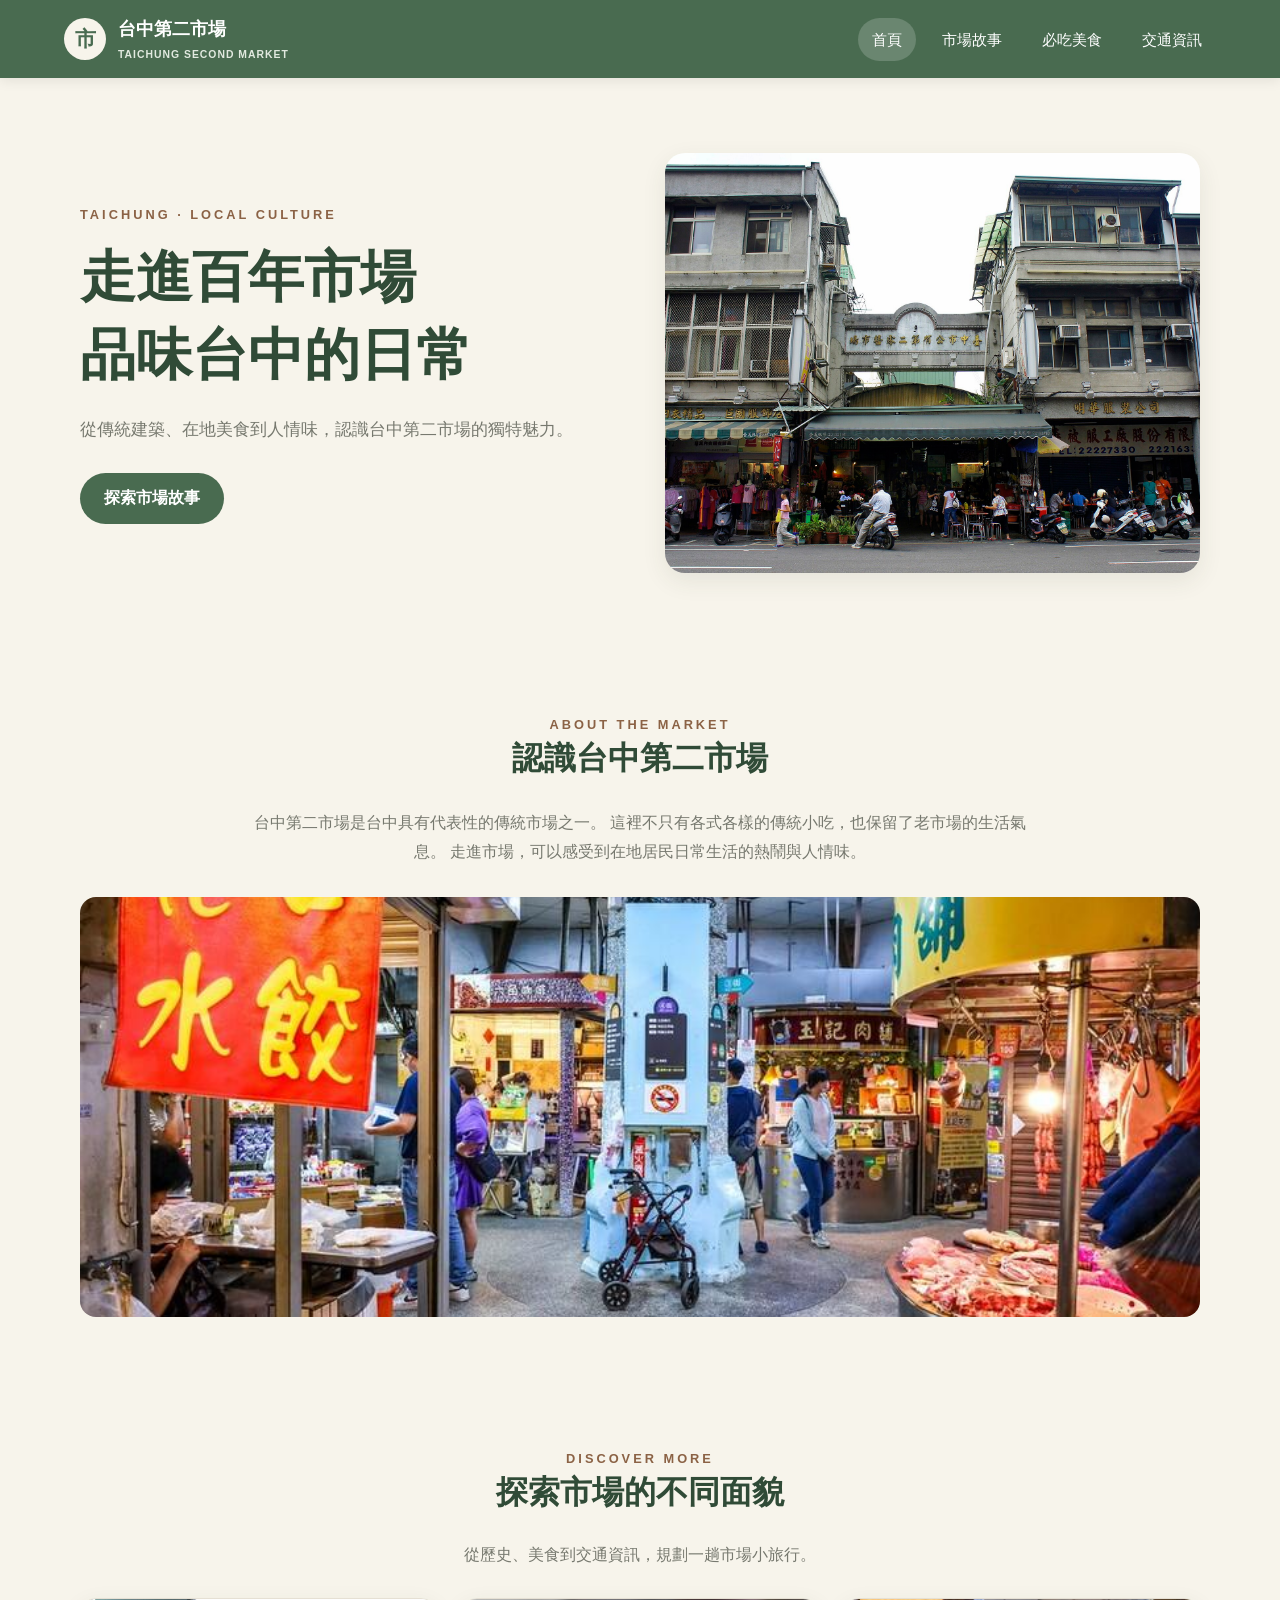
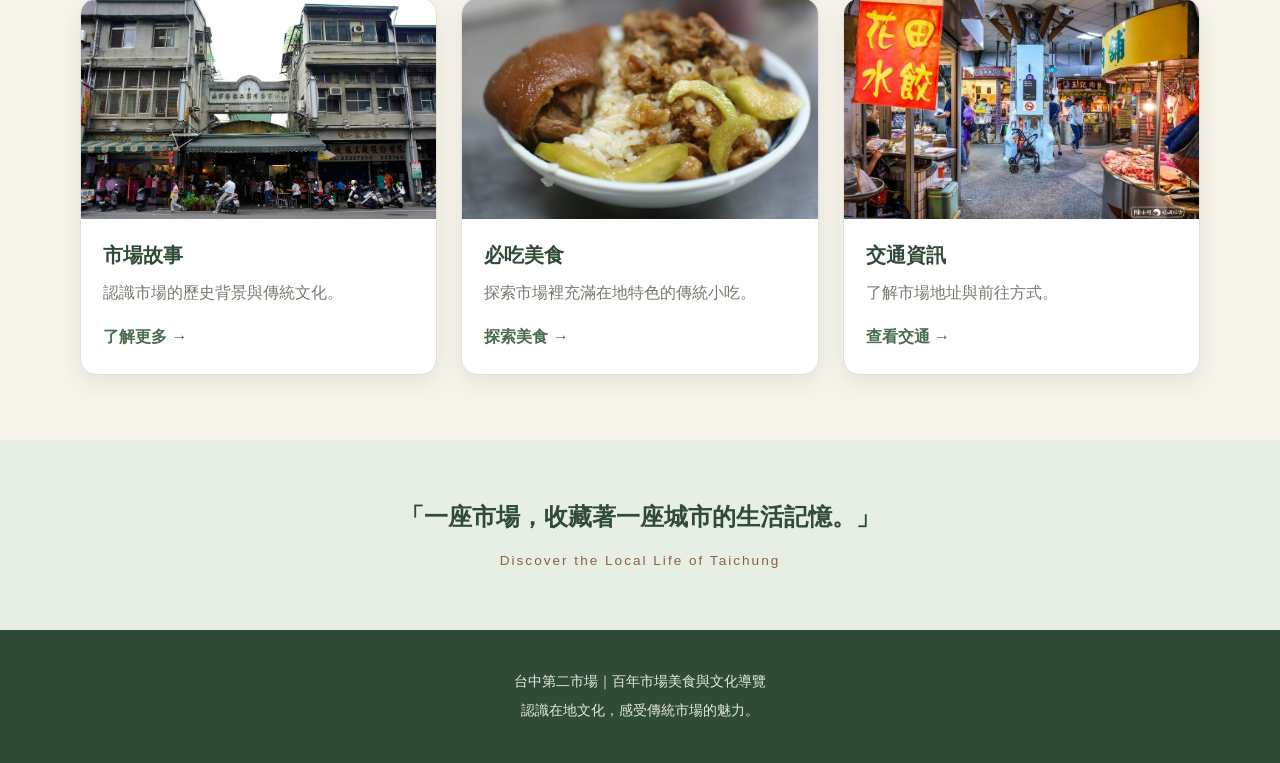
<file: index.html>
<!DOCTYPE html>
<html lang="zh-Hant">
<head>
    <meta charset="UTF-8">
    <meta name="viewport" content="width=device-width, initial-scale=1.0">

    <title>台中第二市場｜百年市場美食與文化導覽</title>
    <meta name="description" content="探索台中第二市場的百年歷史、傳統美食、在地文化與交通資訊。">
    <meta name="keywords" content="台中第二市場,台中美食,台中景點,第二市場小吃,台中旅遊">
    <meta name="author" content="台中第二市場導覽網站">
    <meta name="robots" content="index, follow">

    <meta property="og:title" content="台中第二市場｜百年市場美食與文化導覽">
    <meta property="og:description" content="走進台中第二市場，探索傳統市場的歷史與美食。">
    <meta property="og:type" content="website">

    <link rel="stylesheet" href="css/base.css">
    <link rel="stylesheet" href="css/layout.css">
    <link rel="stylesheet" href="css/components.css">
    <link rel="stylesheet" href="css/responsive.css">
</head>

<body>

<header class="site-header">
    <a href="index.html" class="brand">
        <span class="brand-mark">市</span>
        <span>
            台中第二市場
            <small>TAICHUNG SECOND MARKET</small>
        </span>
    </a>

    <button class="menu-toggle" aria-label="開啟選單" aria-expanded="false">
        ☰
    </button>

    <nav class="main-nav">
        <a href="index.html" class="active">首頁</a>
        <a href="history.html">市場故事</a>
        <a href="food.html">必吃美食</a>
        <a href="visit.html">交通資訊</a>
    </nav>
</header>

<main>
    <section class="hero">
        <div class="hero-content">
            <p class="eyebrow">TAICHUNG · LOCAL CULTURE</p>
            <h1>走進百年市場<br>品味台中的日常</h1>
            <p>從傳統建築、在地美食到人情味，認識台中第二市場的獨特魅力。</p>
            <a href="history.html" class="button">探索市場故事</a>
        </div>

        <div class="hero-image">
            <img src="images/market.jpg" alt="台中第二市場外觀">
        </div>
    </section>

    <section class="intro section">
        <div class="section-heading">
            <p class="eyebrow">ABOUT THE MARKET</p>
            <h2>認識台中第二市場</h2>
        </div>

        <p>
            台中第二市場是台中具有代表性的傳統市場之一。
            這裡不只有各式各樣的傳統小吃，也保留了老市場的生活氣息。
            走進市場，可以感受到在地居民日常生活的熱鬧與人情味。
        </p>

        <img class="intro-image" src="images/inside.jpg" alt="台中第二市場內部與攤販環境">
    </section>

    <section class="section">
        <div class="section-heading">
            <p class="eyebrow">DISCOVER MORE</p>
            <h2>探索市場的不同面貌</h2>
            <p>從歷史、美食到交通資訊，規劃一趟市場小旅行。</p>
        </div>

        <div class="card-grid">
            <article class="info-card">
                <img src="images/market.jpg" alt="台中第二市場建築外觀">
                <div class="card-content">
                    <h3>市場故事</h3>
                    <p>認識市場的歷史背景與傳統文化。</p>
                    <a href="history.html">了解更多 →</a>
                </div>
            </article>

            <article class="info-card">
                <img src="images/food1.jpg" alt="傳統滷肉飯">
                <div class="card-content">
                    <h3>必吃美食</h3>
                    <p>探索市場裡充滿在地特色的傳統小吃。</p>
                    <a href="food.html">探索美食 →</a>
                </div>
            </article>

            <article class="info-card">
                <img src="images/inside.jpg" alt="市場內部環境">
                <div class="card-content">
                    <h3>交通資訊</h3>
                    <p>了解市場地址與前往方式。</p>
                    <a href="visit.html">查看交通 →</a>
                </div>
            </article>
        </div>
    </section>

    <section class="quote-section">
        <p>「一座市場，收藏著一座城市的生活記憶。」</p>
        <span>Discover the Local Life of Taichung</span>
    </section>
</main>

<footer class="site-footer">
    <p>台中第二市場｜百年市場美食與文化導覽</p>
    <p>認識在地文化，感受傳統市場的魅力。</p>
</footer>

<script src="js/main.js"></script>
</body>
</html>
</file>
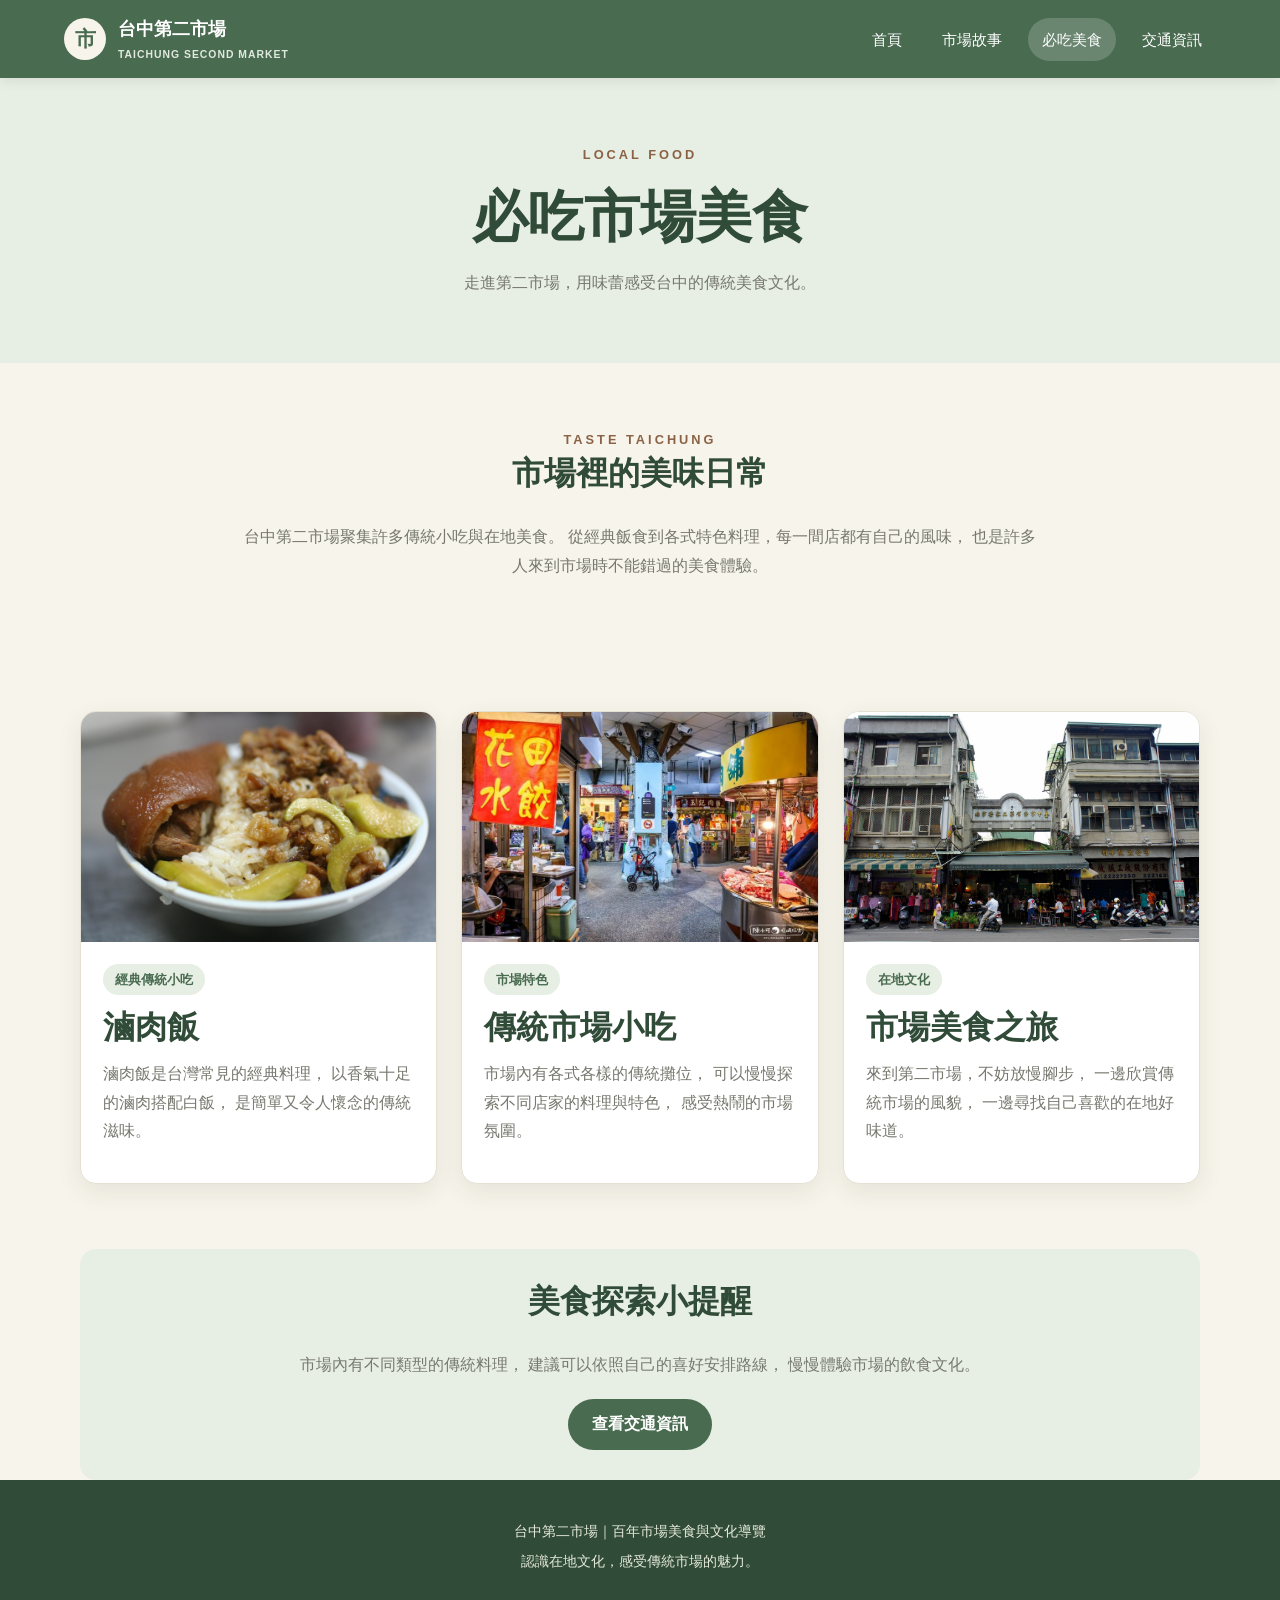
<file: food.html>
<!DOCTYPE html>
<html lang="zh-Hant">
<head>
    <meta charset="UTF-8">
    <meta name="viewport" content="width=device-width, initial-scale=1.0">

    <title>必吃美食｜台中第二市場</title>
    <meta name="description" content="探索台中第二市場的傳統美食，認識滷肉飯與在地小吃的魅力。">
    <meta name="keywords" content="台中第二市場美食,台中滷肉飯,台中小吃,傳統市場美食">
    <meta name="robots" content="index, follow">

    <link rel="stylesheet" href="css/base.css">
    <link rel="stylesheet" href="css/layout.css">
    <link rel="stylesheet" href="css/components.css">
    <link rel="stylesheet" href="css/responsive.css">
</head>

<body>

<header class="site-header">
    <a href="index.html" class="brand">
        <span class="brand-mark">市</span>
        <span>
            台中第二市場
            <small>TAICHUNG SECOND MARKET</small>
        </span>
    </a>

    <button class="menu-toggle" aria-label="開啟選單" aria-expanded="false">
        ☰
    </button>

    <nav class="main-nav">
        <a href="index.html">首頁</a>
        <a href="history.html">市場故事</a>
        <a href="food.html" class="active">必吃美食</a>
        <a href="visit.html">交通資訊</a>
    </nav>
</header>

<main>
    <section class="page-banner">
        <p class="eyebrow">LOCAL FOOD</p>
        <h1>必吃市場美食</h1>
        <p>走進第二市場，用味蕾感受台中的傳統美食文化。</p>
    </section>

    <section class="food-intro section">
        <div class="section-heading">
            <p class="eyebrow">TASTE TAICHUNG</p>
            <h2>市場裡的美味日常</h2>
        </div>

        <p>
            台中第二市場聚集許多傳統小吃與在地美食。
            從經典飯食到各式特色料理，每一間店都有自己的風味，
            也是許多人來到市場時不能錯過的美食體驗。
        </p>
    </section>

    <section class="section">
        <div class="food-grid">

            <article class="food-card">
                <img src="images/food1.jpg" alt="台灣傳統滷肉飯">
                <div class="card-content">
                    <span class="food-tag">經典傳統小吃</span>
                    <h2>滷肉飯</h2>
                    <p>
                        滷肉飯是台灣常見的經典料理，
                        以香氣十足的滷肉搭配白飯，
                        是簡單又令人懷念的傳統滋味。
                    </p>
                </div>
            </article>

            <article class="food-card">
                <img src="images/inside.jpg" alt="台中第二市場內部攤販">
                <div class="card-content">
                    <span class="food-tag">市場特色</span>
                    <h2>傳統市場小吃</h2>
                    <p>
                        市場內有各式各樣的傳統攤位，
                        可以慢慢探索不同店家的料理與特色，
                        感受熱鬧的市場氛圍。
                    </p>
                </div>
            </article>

            <article class="food-card">
                <img src="images/market.jpg" alt="台中第二市場外觀">
                <div class="card-content">
                    <span class="food-tag">在地文化</span>
                    <h2>市場美食之旅</h2>
                    <p>
                        來到第二市場，不妨放慢腳步，
                        一邊欣賞傳統市場的風貌，
                        一邊尋找自己喜歡的在地好味道。
                    </p>
                </div>
            </article>

        </div>
    </section>

    <section class="notice section">
        <h2>美食探索小提醒</h2>
        <p>
            市場內有不同類型的傳統料理，
            建議可以依照自己的喜好安排路線，
            慢慢體驗市場的飲食文化。
        </p>
        <a href="visit.html" class="button">查看交通資訊</a>
    </section>
</main>

<footer class="site-footer">
    <p>台中第二市場｜百年市場美食與文化導覽</p>
    <p>認識在地文化，感受傳統市場的魅力。</p>
</footer>

<script src="js/main.js"></script>
</body>
</html>
</file>
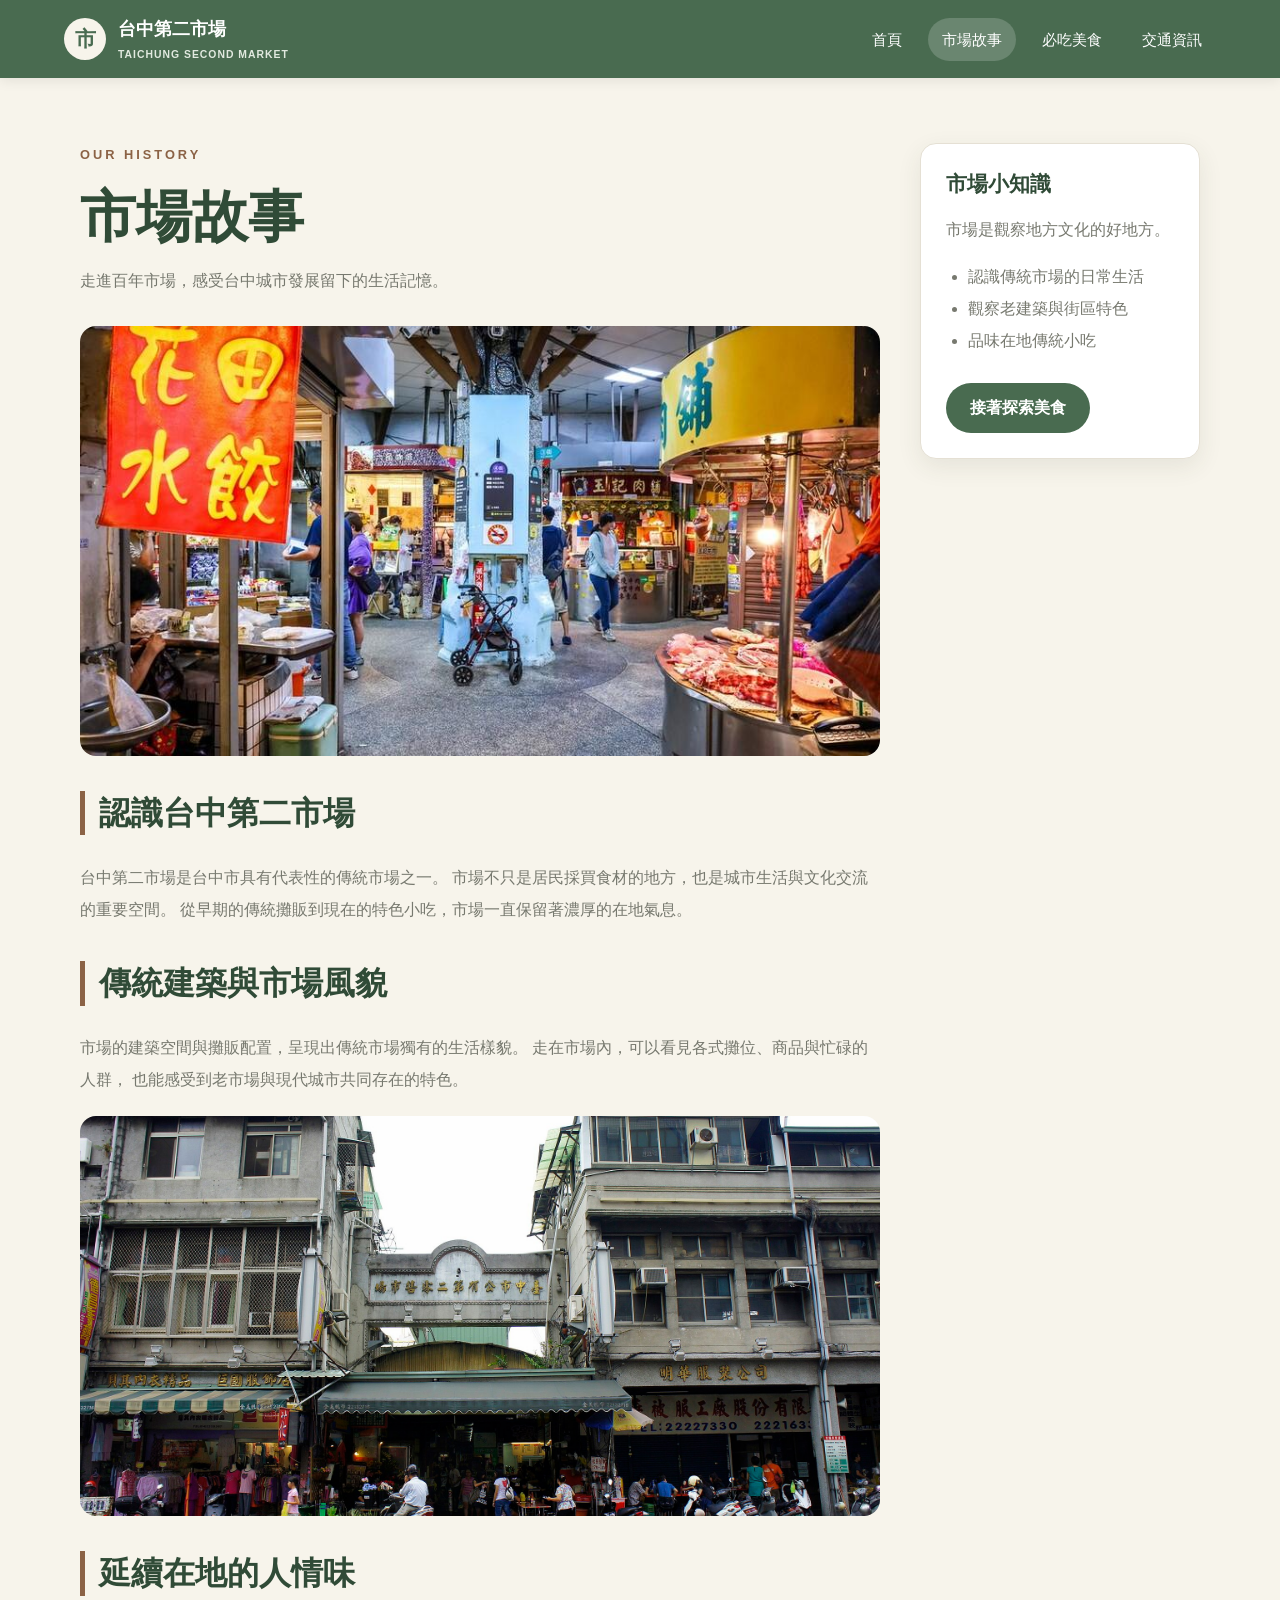
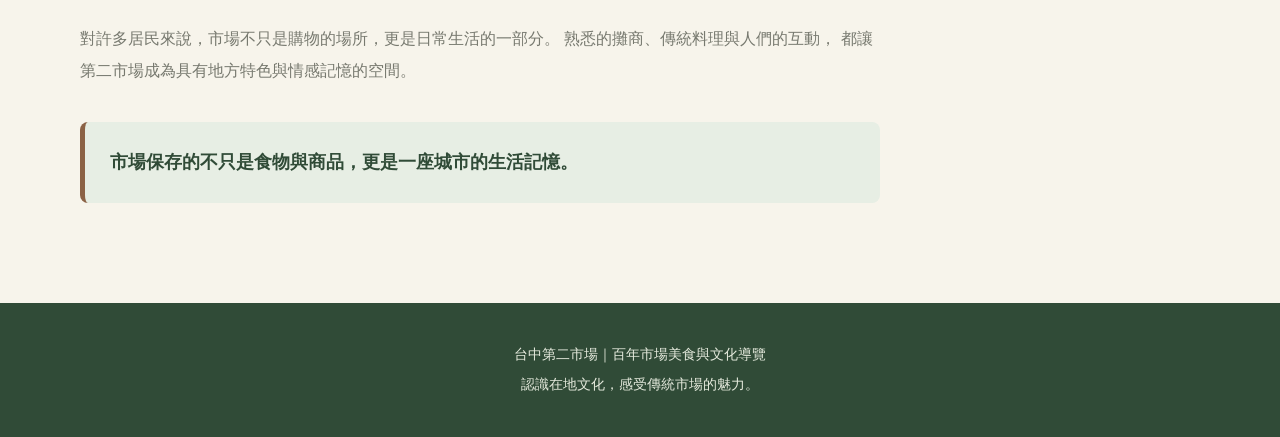
<file: history.html>
<!DOCTYPE html>
<html lang="zh-Hant">
<head>
    <meta charset="UTF-8">
    <meta name="viewport" content="width=device-width, initial-scale=1.0">
    <title>市場故事｜台中第二市場</title>
    <meta name="description" content="認識台中第二市場的歷史發展、建築特色與在地文化。">
    <meta name="keywords" content="台中第二市場,市場歷史,台中傳統市場,台中景點">
    <meta name="robots" content="index, follow">

    <link rel="stylesheet" href="css/base.css">
    <link rel="stylesheet" href="css/layout.css">
    <link rel="stylesheet" href="css/components.css">
    <link rel="stylesheet" href="css/responsive.css">
</head>

<body>

<header class="site-header">
    <a href="index.html" class="brand">
        <span class="brand-mark">市</span>
        <span>台中第二市場<small>TAICHUNG SECOND MARKET</small></span>
    </a>

    <button class="menu-toggle" aria-label="開啟選單" aria-expanded="false">☰</button>

    <nav class="main-nav">
        <a href="index.html">首頁</a>
        <a href="history.html" class="active">市場故事</a>
        <a href="food.html">必吃美食</a>
        <a href="visit.html">交通資訊</a>
    </nav>
</header>

<main class="page-layout">
    <article class="page-content">
        <div class="page-heading">
            <p class="eyebrow">OUR HISTORY</p>
            <h1>市場故事</h1>
            <p>走進百年市場，感受台中城市發展留下的生活記憶。</p>
        </div>

        <img class="page-image" src="images/inside.jpg" alt="台中第二市場內部環境">

        <section class="content-section">
            <h2>認識台中第二市場</h2>
            <p>
                台中第二市場是台中市具有代表性的傳統市場之一。
                市場不只是居民採買食材的地方，也是城市生活與文化交流的重要空間。
                從早期的傳統攤販到現在的特色小吃，市場一直保留著濃厚的在地氣息。
            </p>
        </section>

        <section class="content-section">
            <h2>傳統建築與市場風貌</h2>
            <p>
                市場的建築空間與攤販配置，呈現出傳統市場獨有的生活樣貌。
                走在市場內，可以看見各式攤位、商品與忙碌的人群，
                也能感受到老市場與現代城市共同存在的特色。
            </p>
            <img class="content-image" src="images/market.jpg" alt="台中第二市場外觀">
        </section>

        <section class="content-section">
            <h2>延續在地的人情味</h2>
            <p>
                對許多居民來說，市場不只是購物的場所，更是日常生活的一部分。
                熟悉的攤商、傳統料理與人們的互動，
                都讓第二市場成為具有地方特色與情感記憶的空間。
            </p>
        </section>

        <blockquote class="quote-box">
            市場保存的不只是食物與商品，更是一座城市的生活記憶。
        </blockquote>
    </article>

    <aside class="sidebar">
        <h2>市場小知識</h2>
        <p>市場是觀察地方文化的好地方。</p>
        <ul>
            <li>認識傳統市場的日常生活</li>
            <li>觀察老建築與街區特色</li>
            <li>品味在地傳統小吃</li>
        </ul>
        <a href="food.html" class="button">接著探索美食</a>
    </aside>
</main>

<footer class="site-footer">
    <p>台中第二市場｜百年市場美食與文化導覽</p>
    <p>認識在地文化，感受傳統市場的魅力。</p>
</footer>

<script src="js/main.js"></script>
</body>
</html>
</file>
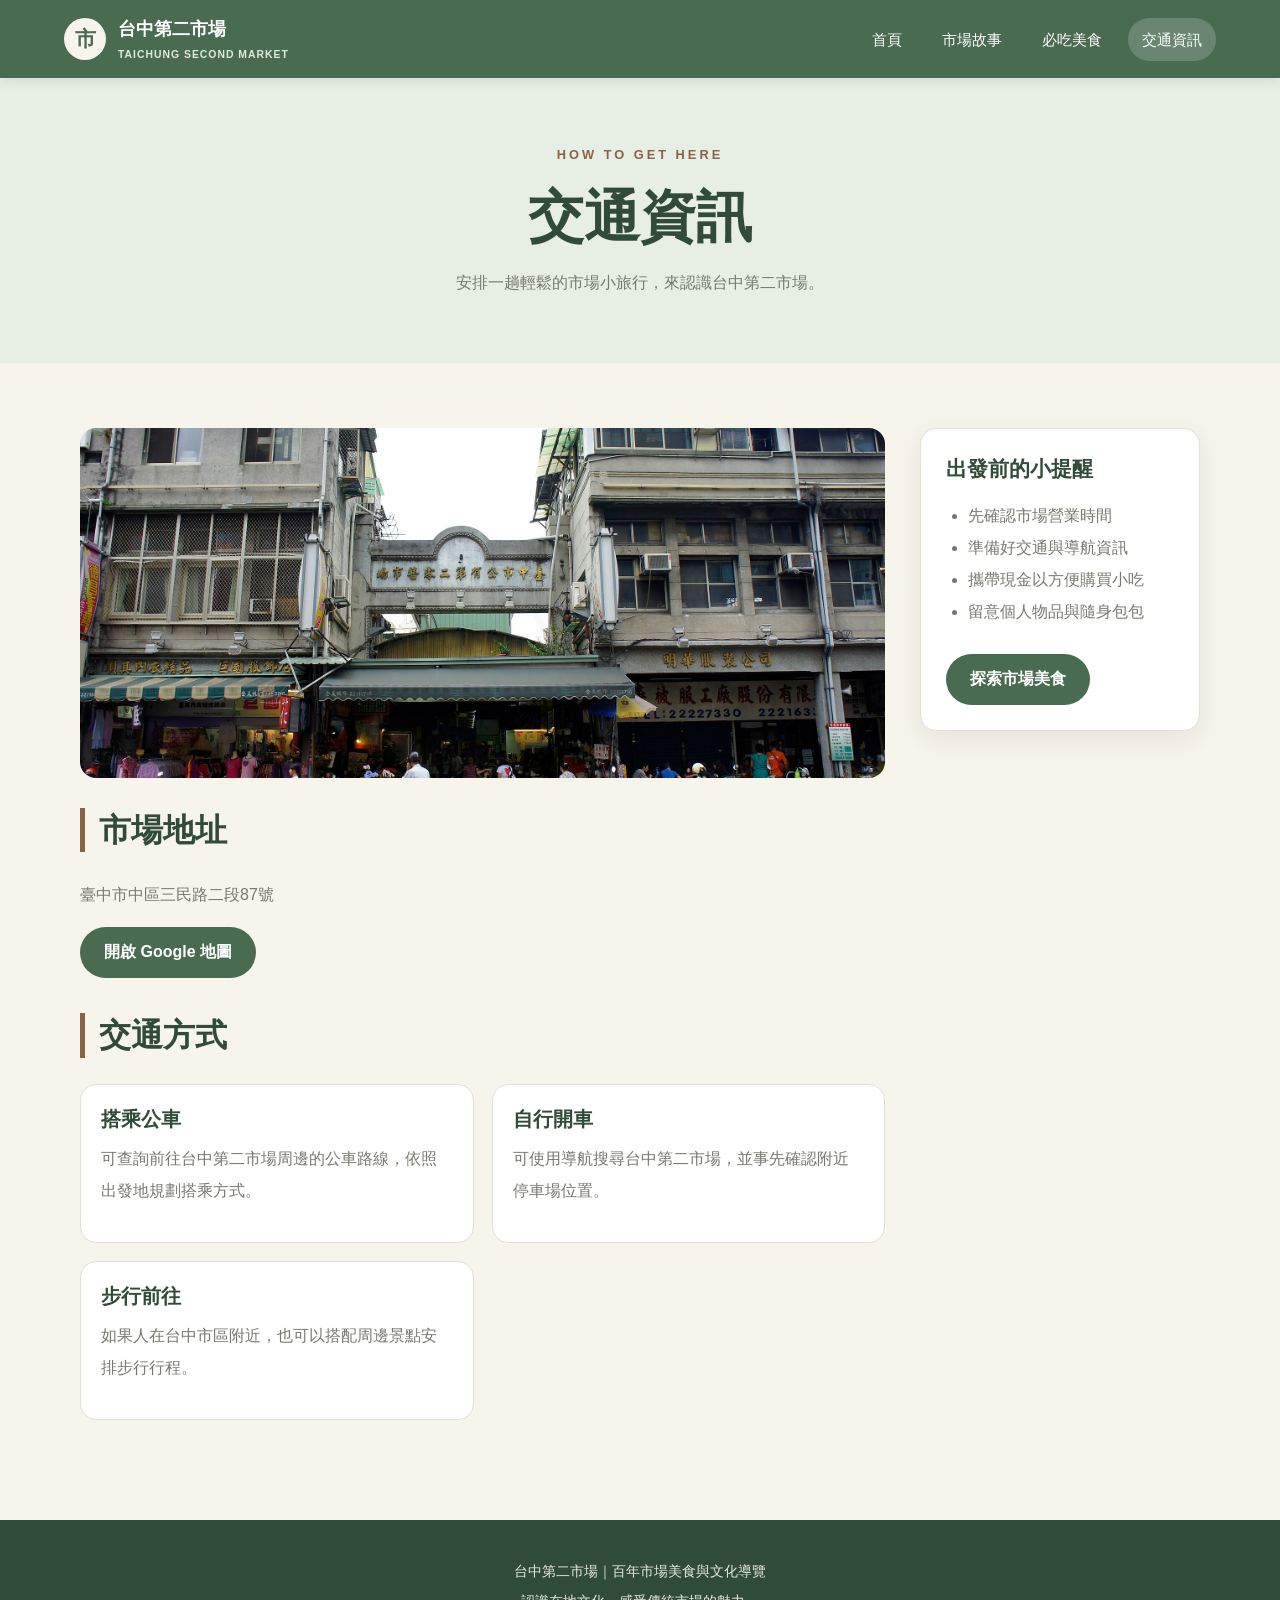
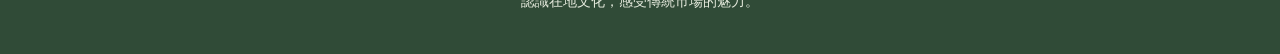
<file: visit.html>
<!DOCTYPE html>
<html lang="zh-Hant">
<head>
    <meta charset="UTF-8">
    <meta name="viewport" content="width=device-width, initial-scale=1.0">

    <title>交通資訊｜台中第二市場</title>
    <meta name="description" content="查看台中第二市場的地址、交通方式與周邊資訊，規劃方便的市場小旅行。">
    <meta name="keywords" content="台中第二市場地址,台中第二市場交通,台中景點交通">
    <meta name="robots" content="index, follow">

    <link rel="stylesheet" href="css/base.css">
    <link rel="stylesheet" href="css/layout.css">
    <link rel="stylesheet" href="css/components.css">
    <link rel="stylesheet" href="css/responsive.css">
</head>

<body>

<header class="site-header">
    <a href="index.html" class="brand">
        <span class="brand-mark">市</span>
        <span>
            台中第二市場
            <small>TAICHUNG SECOND MARKET</small>
        </span>
    </a>

    <button class="menu-toggle" aria-label="開啟選單" aria-expanded="false">
        ☰
    </button>

    <nav class="main-nav">
        <a href="index.html">首頁</a>
        <a href="history.html">市場故事</a>
        <a href="food.html">必吃美食</a>
        <a href="visit.html" class="active">交通資訊</a>
    </nav>
</header>

<main>
    <section class="page-banner">
        <p class="eyebrow">HOW TO GET HERE</p>
        <h1>交通資訊</h1>
        <p>安排一趟輕鬆的市場小旅行，來認識台中第二市場。</p>
    </section>

    <section class="section visit-layout">

        <div class="visit-main">
            <img class="visit-image" src="images/market.jpg" alt="台中第二市場建築外觀">

            <div class="content-section">
                <h2>市場地址</h2>
                <p>臺中市中區三民路二段87號</p>
                <a
                    class="button"
                    href="https://www.google.com/maps/search/?api=1&query=台中第二市場"
                    target="_blank"
                    rel="noopener noreferrer"
                >
                    開啟 Google 地圖
                </a>
            </div>

            <div class="content-section">
                <h2>交通方式</h2>

                <div class="info-grid">
                    <article class="info-card">
                        <div class="card-content">
                            <h3>搭乘公車</h3>
                            <p>可查詢前往台中第二市場周邊的公車路線，依照出發地規劃搭乘方式。</p>
                        </div>
                    </article>

                    <article class="info-card">
                        <div class="card-content">
                            <h3>自行開車</h3>
                            <p>可使用導航搜尋台中第二市場，並事先確認附近停車場位置。</p>
                        </div>
                    </article>

                    <article class="info-card">
                        <div class="card-content">
                            <h3>步行前往</h3>
                            <p>如果人在台中市區附近，也可以搭配周邊景點安排步行行程。</p>
                        </div>
                    </article>
                </div>
            </div>
        </div>

        <aside class="sidebar">
            <h2>出發前的小提醒</h2>
            <ul class="check-list">
                <li>先確認市場營業時間</li>
                <li>準備好交通與導航資訊</li>
                <li>攜帶現金以方便購買小吃</li>
                <li>留意個人物品與隨身包包</li>
            </ul>

            <a href="food.html" class="button">探索市場美食</a>
        </aside>

    </section>
</main>

<footer class="site-footer">
    <p>台中第二市場｜百年市場美食與文化導覽</p>
    <p>認識在地文化，感受傳統市場的魅力。</p>
</footer>

<script src="js/main.js"></script>
</body>
</html>
</file>
<file: css/base.css>
/* ==============================
   台中第二市場｜基本樣式
============================== */

:root {
    --color-green: #496b50;
    --color-dark-green: #304b37;
    --color-light-green: #e7eee4;
    --color-cream: #f7f4eb;
    --color-white: #ffffff;
    --color-brown: #8b6245;
    --color-text: #3d4038;
    --color-muted: #77796f;
    --color-border: #e5e0d4;

    --font-main: "Noto Sans TC", "Microsoft JhengHei", sans-serif;

    --shadow: 0 8px 24px rgba(53, 65, 48, 0.09);
    --radius: 16px;
}

* {
    box-sizing: border-box;
}

html {
    scroll-behavior: smooth;
}

body {
    margin: 0;
    background-color: var(--color-cream);
    color: var(--color-text);
    font-family: var(--font-main);
    font-size: 16px;
    line-height: 1.8;
}

img {
    display: block;
    max-width: 100%;
    height: auto;
}

a {
    color: var(--color-green);
    text-decoration: none;
}

a:hover {
    color: var(--color-brown);
}

button {
    font: inherit;
}

h1,
h2,
h3,
p {
    margin-top: 0;
}

h1,
h2,
h3 {
    color: var(--color-dark-green);
    line-height: 1.4;
}

h1 {
    font-size: clamp(2rem, 5vw, 3.5rem);
}

h2 {
    font-size: clamp(1.5rem, 3vw, 2rem);
}

h3 {
    font-size: 1.25rem;
}

p {
    color: var(--color-muted);
}

section {
    width: 100%;
}

.button {
    display: inline-block;
    padding: 11px 24px;
    background-color: var(--color-green);
    color: var(--color-white);
    border-radius: 30px;
    font-weight: 600;
    transition: 0.25s ease;
}

.button:hover {
    background-color: var(--color-dark-green);
    color: var(--color-white);
    transform: translateY(-2px);
}

.eyebrow {
    margin-bottom: 12px;
    color: var(--color-brown);
    font-size: 0.8rem;
    font-weight: 700;
    letter-spacing: 3px;
}

.section {
    width: min(1120px, 90%);
    margin: 0 auto;
    padding-top: 65px;
    padding-bottom: 65px;
}

.section-heading {
    margin-bottom: 28px;
    text-align: center;
}

.section-heading p {
    margin-bottom: 0;
}

.site-footer {
    padding: 35px 20px;
    background-color: var(--color-dark-green);
    color: var(--color-white);
    text-align: center;
}

.site-footer p {
    margin: 4px 0;
    color: #e5eadd;
    font-size: 0.9rem;
}
</file>
<file: css/layout.css>
/* ==============================
   台中第二市場｜主要版面配置
============================== */

/* 導覽列 */
.site-header {
    position: sticky;
    top: 0;
    z-index: 100;
    display: flex;
    align-items: center;
    justify-content: space-between;
    gap: 24px;
    padding: 14px 5%;
    background-color: var(--color-green);
    box-shadow: 0 3px 12px rgba(0, 0, 0, 0.08);
}

.brand {
    display: flex;
    align-items: center;
    gap: 12px;
    color: var(--color-white);
    font-size: 1.1rem;
    font-weight: 700;
}

.brand:hover {
    color: var(--color-white);
}

.brand small {
    display: block;
    color: #e1e9df;
    font-size: 0.65rem;
    letter-spacing: 1px;
}

.brand-mark {
    display: grid;
    width: 42px;
    height: 42px;
    place-items: center;
    border-radius: 50%;
    background-color: var(--color-cream);
    color: var(--color-green);
    font-size: 1.3rem;
}

.main-nav {
    display: flex;
    align-items: center;
    gap: 12px;
}

.main-nav a {
    padding: 8px 14px;
    border-radius: 24px;
    color: var(--color-white);
    font-size: 0.95rem;
    transition: 0.25s ease;
}

.main-nav a:hover,
.main-nav a.active {
    background-color: rgba(255, 255, 255, 0.18);
    color: var(--color-white);
}

.menu-toggle {
    display: none;
    border: 0;
    background: transparent;
    color: var(--color-white);
    font-size: 1.7rem;
    cursor: pointer;
}

/* 首頁主視覺 */
.hero {
    display: grid;
    grid-template-columns: 1fr 1fr;
    align-items: center;
    gap: 50px;
    width: min(1120px, 90%);
    margin: 0 auto;
    padding: 75px 0;
}

.hero-content h1 {
    margin-bottom: 20px;
}

.hero-content > p:not(.eyebrow) {
    margin-bottom: 28px;
    font-size: 1.05rem;
}

.hero-image img {
    width: 100%;
    height: 420px;
    object-fit: cover;
    border-radius: 20px;
    box-shadow: var(--shadow);
}

/* 首頁介紹 */
.intro {
    text-align: center;
}

.intro > p {
    max-width: 800px;
    margin: 0 auto 30px;
}

.intro-image {
    width: 100%;
    max-height: 420px;
    object-fit: cover;
    border-radius: var(--radius);
}

/* 卡片排列 */
.card-grid {
    display: grid;
    grid-template-columns: repeat(3, 1fr);
    gap: 24px;
}

.info-card,
.food-card {
    overflow: hidden;
    border: 1px solid var(--color-border);
    border-radius: var(--radius);
    background-color: var(--color-white);
    box-shadow: var(--shadow);
}

.info-card img {
    width: 100%;
    height: 220px;
    object-fit: cover;
}

.card-content {
    padding: 22px;
}

.card-content h2,
.card-content h3 {
    margin-bottom: 10px;
}

.card-content p {
    margin-bottom: 15px;
}

.card-content a {
    font-weight: 700;
}

/* 引言區塊 */
.quote-section {
    padding: 55px 20px;
    background-color: var(--color-light-green);
    text-align: center;
}

.quote-section p {
    margin-bottom: 8px;
    color: var(--color-dark-green);
    font-size: 1.5rem;
    font-weight: 700;
}

.quote-section span {
    color: var(--color-brown);
    font-size: 0.85rem;
    letter-spacing: 2px;
}

/* 內頁標題 */
.page-banner {
    padding: 65px 20px;
    background-color: var(--color-light-green);
    text-align: center;
}

.page-banner h1 {
    margin-bottom: 12px;
}

.page-banner p:last-child {
    margin-bottom: 0;
}

/* 內頁雙欄排版 */
.page-layout {
    display: grid;
    grid-template-columns: minmax(0, 1fr) 280px;
    align-items: start;
    gap: 40px;
    width: min(1120px, 90%);
    margin: 0 auto;
    padding: 65px 0;
}

.page-content {
    min-width: 0;
}

.page-heading {
    margin-bottom: 30px;
}

.page-heading h1 {
    margin-bottom: 10px;
}

.page-image {
    width: 100%;
    max-height: 430px;
    margin-bottom: 35px;
    object-fit: cover;
    border-radius: var(--radius);
}

.content-section {
    margin-bottom: 35px;
}

.content-section h2 {
    padding-left: 14px;
    border-left: 5px solid var(--color-brown);
}

.content-section p {
    line-height: 2;
}

.content-image {
    width: 100%;
    max-height: 400px;
    margin-top: 20px;
    object-fit: cover;
    border-radius: var(--radius);
}

/* 側邊欄 */
.sidebar {
    padding: 25px;
    border: 1px solid var(--color-border);
    border-radius: var(--radius);
    background-color: var(--color-white);
    box-shadow: var(--shadow);
}

.sidebar h2 {
    font-size: 1.3rem;
}

.sidebar ul {
    padding-left: 22px;
    color: var(--color-muted);
    line-height: 2;
}

.sidebar .button {
    margin-top: 10px;
}

/* 引言框 */
.quote-box {
    margin: 35px 0;
    padding: 25px;
    border-left: 5px solid var(--color-brown);
    border-radius: 8px;
    background-color: var(--color-light-green);
    color: var(--color-dark-green);
    font-size: 1.1rem;
    font-weight: 600;
}

/* 美食頁 */
.food-intro {
    text-align: center;
}

.food-intro > p {
    max-width: 800px;
    margin: 0 auto;
}

.food-grid {
    display: grid;
    grid-template-columns: repeat(3, 1fr);
    gap: 24px;
}

.food-card img {
    width: 100%;
    height: 230px;
    object-fit: cover;
}

.food-tag {
    display: inline-block;
    margin-bottom: 10px;
    padding: 4px 12px;
    border-radius: 20px;
    background-color: var(--color-light-green);
    color: var(--color-green);
    font-size: 0.8rem;
    font-weight: 700;
}

.notice {
    padding: 30px;
    border-radius: var(--radius);
    background-color: var(--color-light-green);
    text-align: center;
}

.notice p {
    max-width: 700px;
    margin: 0 auto 20px;
}

/* 交通資訊頁 */
.visit-layout {
    display: grid;
    grid-template-columns: minmax(0, 1fr) 280px;
    align-items: start;
    gap: 35px;
}

.visit-main {
    min-width: 0;
}

.visit-image {
    width: 100%;
    height: 350px;
    margin-bottom: 30px;
    object-fit: cover;
    border-radius: var(--radius);
}

.info-grid {
    display: grid;
    grid-template-columns: repeat(2, 1fr);
    gap: 18px;
}

.info-grid .info-card {
    box-shadow: none;
}

.info-grid .card-content {
    padding: 20px;
}

.check-list {
    padding-left: 22px;
    color: var(--color-muted);
    line-height: 2.2;
}
</file>
<file: css/components.css>
/* ==============================
   台中第二市場｜互動與元件效果
============================== */

/* 卡片效果 */
.info-card,
.food-card {
    transition: transform 0.3s ease, box-shadow 0.3s ease;
}

.info-card:hover,
.food-card:hover {
    transform: translateY(-7px);
    box-shadow: 0 14px 30px rgba(53, 65, 48, 0.16);
}

/* 卡片圖片效果 */
.info-card img,
.food-card img {
    transition: transform 0.4s ease;
}

.info-card:hover img,
.food-card:hover img {
    transform: scale(1.03);
}

/* 按鈕效果 */
.button {
    transition: background-color 0.25s ease, transform 0.25s ease;
}

/* 導覽列效果 */
.main-nav a {
    transition: background-color 0.25s ease, color 0.25s ease;
}

/* 一般連結效果 */
.card-content a {
    transition: color 0.25s ease;
}

.card-content a:hover {
    color: var(--color-brown);
}

/* 圖片基本設定 */
img {
    max-width: 100%;
    height: auto;
    display: block;
}

/* 鍵盤操作時的焦點提示 */
a:focus-visible,
button:focus-visible {
    outline: 3px solid var(--color-brown);
    outline-offset: 4px;
}

/* 讓圖片載入時不超出卡片 */
.info-card,
.food-card {
    overflow: hidden;
}
</file>
<file: css/responsive.css>
/* ==============================
   台中第二市場｜RWD 響應式設計
============================== */

/* 平板尺寸 */
@media (max-width: 900px) {

    .site-header {
        padding: 14px 4%;
    }

    .main-nav {
        gap: 4px;
    }

    .main-nav a {
        padding: 8px 10px;
        font-size: 0.9rem;
    }

    .hero {
        gap: 25px;
    }

    .hero-image img {
        height: 350px;
    }

    .card-grid,
    .food-grid {
        grid-template-columns: repeat(2, 1fr);
    }

    .page-layout,
    .visit-layout {
        grid-template-columns: minmax(0, 1fr) 240px;
        gap: 25px;
    }
}

/* 手機尺寸 */
@media (max-width: 650px) {

    body {
        font-size: 15px;
    }

    /* 手機導覽列 */
    .site-header {
        position: sticky;
        padding: 12px 5%;
    }

    .brand {
        font-size: 1rem;
    }

    .brand-mark {
        width: 38px;
        height: 38px;
    }

    .menu-toggle {
        display: block;
    }

    .main-nav {
        position: absolute;
        top: 100%;
        left: 0;
        right: 0;
        display: none;
        flex-direction: column;
        align-items: stretch;
        gap: 0;
        padding: 10px 5% 18px;
        background-color: var(--color-green);
    }

    .main-nav.open {
        display: flex;
    }

    .main-nav a {
        padding: 12px 15px;
        border-radius: 8px;
    }

    /* 首頁主視覺 */
    .hero {
        grid-template-columns: 1fr;
        gap: 28px;
        padding: 45px 0;
    }

    .hero-content h1 {
        font-size: 2.2rem;
    }

    .hero-image img {
        height: 260px;
    }

    /* 內容區塊 */
    .section {
        padding-top: 45px;
        padding-bottom: 45px;
    }

    .intro-image {
        max-height: 280px;
    }

    .card-grid,
    .food-grid {
        grid-template-columns: 1fr;
        gap: 20px;
    }

    .info-card img,
    .food-card img {
        height: 230px;
    }

    /* 內頁 */
    .page-banner {
        padding: 45px 18px;
    }

    .page-layout,
    .visit-layout {
        grid-template-columns: 1fr;
        gap: 25px;
        padding: 40px 0;
    }

    .page-image {
        max-height: 280px;
    }

    .sidebar {
        padding: 22px;
    }

    .content-image {
        max-height: 280px;
    }

    /* 美食頁 */
    .food-intro {
        padding-top: 40px;
        padding-bottom: 30px;
    }

    /* 交通頁 */
    .visit-image {
        height: 250px;
    }

    .info-grid {
        grid-template-columns: 1fr;
    }

    /* 頁尾 */
    .site-footer {
        padding: 28px 18px;
    }

    .quote-section {
        padding: 40px 18px;
    }

    .quote-section p {
        font-size: 1.2rem;
    }
}

/* 小型手機 */
@media (max-width: 380px) {

    .brand {
        font-size: 0.9rem;
    }

    .brand small {
        font-size: 0.55rem;
    }

    .hero-content h1 {
        font-size: 1.9rem;
    }

    .button {
        padding: 10px 18px;
    }
}
</file>
